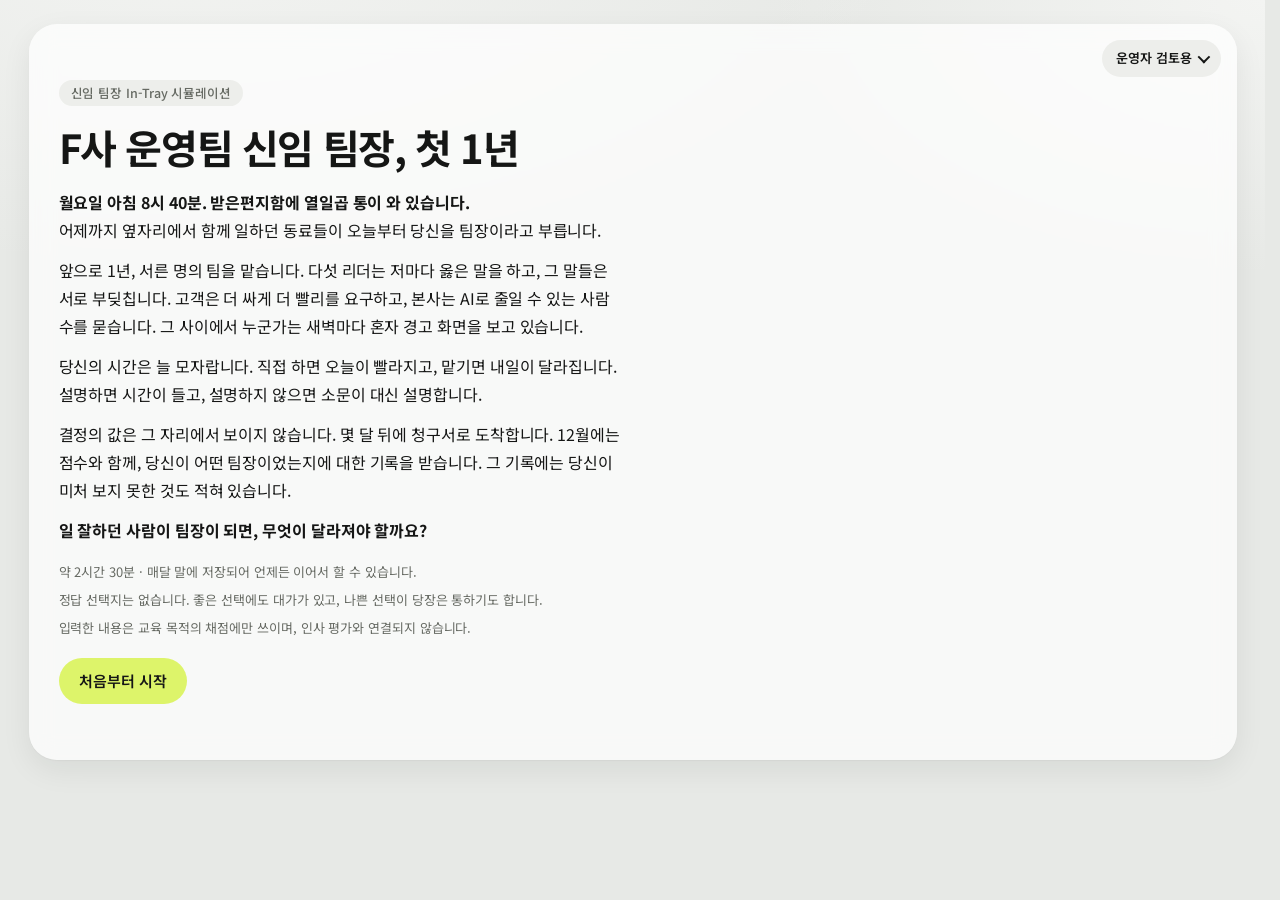
<file: index.html>
<!doctype html>
<html lang="ko">
<meta charset="utf-8">
<title>F사 운영팀 첫 해</title>
<meta name="viewport" content="width=device-width,initial-scale=1,viewport-fit=cover">
<meta name="claude:viewport-fit-sides" content="cover">
<link rel="preconnect" href="https://fonts.googleapis.com">
<link rel="preconnect" href="https://fonts.gstatic.com" crossorigin>
<link rel="stylesheet" href="https://fonts.googleapis.com/css2?family=Noto+Sans+KR:wght@400;500;600;700&display=swap">
<style>
/* 레이아웃: 사내 그룹웨어 셸. 회사 시스템은 산세리프로, 사람이 하는 말은 명조로 쓴다. */
/* 톤앤매너: 연한 회색 위의 반투명 흰 카드, 큰 반경, 그림자로 나눈 면, 라임 주 버튼, 민트 상태 알약, 사선 빗금 */
:root{
  --bg:#E7E9E6; --bg2:#F3F4F2; --panel:#FBFBFA; --glass:rgba(255,255,255,.72); --sunk:#F0F1EE; --ink:#151615; --muted:#666A63; --line:#E3E5E1;
  --accent:#DDF46A; --accent-press:#CDE84F; --accent-soft:#F2FAD2; --accent-ink:#55700C; --on-accent:#151615;
  --mint:#CFEFC4; --mint-ink:#2E6A28; --mint-bar:#9FD98C; --lav:#E3E4F1; --sage:#DFE9D9; --chip:#EDEEEB;
  --time:#9A5B06; --time-soft:#F7EBD2; --bad:#B4402F; --bad-soft:#F8E1DB; --good:#2E7D3A;
  --s1:#2a78d6; --s2:#eb6834; --s3:#1baf7a; --s4:#eda100;
  --skin:#EBC9A6; --face-line:#2A2622; --h1:#2E3A52; --h2:#6A4A32; --h3:#3B3B3B; --h4:#8A5A7A; --h5:#B4562F; --tile:#E4E6E2;
  --shadow:0 1px 2px rgba(20,22,20,.04),0 10px 30px rgba(20,22,20,.07);
  --r-lg:28px; --r-md:20px; --r-sm:14px;
  --hatch:repeating-linear-gradient(135deg,rgba(0,0,0,.07) 0 2px,transparent 2px 7px);
  --sans:"Noto Sans KR","Apple SD Gothic Neo","Malgun Gothic",system-ui,-apple-system,"Segoe UI",sans-serif;
  --voice:var(--sans);
  --mono:var(--sans);
}
@media (prefers-color-scheme:dark){:root:not([data-theme="light"]){
  --bg:#0F110F; --bg2:#161816; --panel:#1B1D1B; --glass:rgba(30,33,30,.78); --sunk:#202320; --ink:#EFF1EC; --muted:#9A9F98; --line:#2B2E2A;
  --accent:#D4EE5E; --accent-press:#C3DE47; --accent-soft:#2A3215; --accent-ink:#CDE75C; --on-accent:#131512;
  --mint:#23402A; --mint-ink:#A5E092; --mint-bar:#5FA650; --lav:#25263A; --sage:#232D21; --chip:#262926;
  --time:#E9B05E; --time-soft:#3A2D17; --bad:#F08A7A; --bad-soft:#40221D; --good:#7ED08F; --tile:#2A2D29;
  --shadow:0 1px 2px rgba(0,0,0,.3),0 10px 30px rgba(0,0,0,.35); --hatch:repeating-linear-gradient(135deg,rgba(255,255,255,.08) 0 2px,transparent 2px 7px);
  --s1:#3987e5; --s2:#d95926; --s3:#199e70; --s4:#c98500; color-scheme:dark}}
:root[data-theme="dark"]{
  --bg:#0F110F; --bg2:#161816; --panel:#1B1D1B; --glass:rgba(30,33,30,.78); --sunk:#202320; --ink:#EFF1EC; --muted:#9A9F98; --line:#2B2E2A;
  --accent:#D4EE5E; --accent-press:#C3DE47; --accent-soft:#2A3215; --accent-ink:#CDE75C; --on-accent:#131512;
  --mint:#23402A; --mint-ink:#A5E092; --mint-bar:#5FA650; --lav:#25263A; --sage:#232D21; --chip:#262926;
  --time:#E9B05E; --time-soft:#3A2D17; --bad:#F08A7A; --bad-soft:#40221D; --good:#7ED08F; --tile:#2A2D29;
  --shadow:0 1px 2px rgba(0,0,0,.3),0 10px 30px rgba(0,0,0,.35); --hatch:repeating-linear-gradient(135deg,rgba(255,255,255,.08) 0 2px,transparent 2px 7px);
  --s1:#3987e5; --s2:#d95926; --s3:#199e70; --s4:#c98500; color-scheme:dark}
html{scrollbar-gutter:stable}
*{box-sizing:border-box}
[hidden]{display:none!important}
body{background:var(--bg);color:var(--ink);font-family:var(--sans);font-size:15px;line-height:1.6;word-break:keep-all}
body::before{content:"";position:fixed;inset:0 0 auto;height:env(safe-area-inset-top,0px);z-index:10;background:var(--panel)}
button{font:inherit;color:inherit;cursor:pointer;background:none;border:0;padding:0}
button:focus-visible,textarea:focus-visible,select:focus-visible{outline:2px solid var(--accent);outline-offset:2px}
h1,h2,h3,p{margin:0}
.wrap{padding-left:max(16px,env(safe-area-inset-left,0px));padding-right:max(16px,env(safe-area-inset-right,0px));max-width:1240px;margin:0 auto}
.num{font-family:var(--mono);font-variant-numeric:tabular-nums}
.voice{font-family:var(--voice);font-size:17px;line-height:1.75}
.note{font-size:13px;color:var(--muted)}
.label{font-size:11.5px;letter-spacing:.06em;color:var(--muted);font-weight:600}

.bar{position:sticky;top:env(safe-area-inset-top,0px);z-index:9;background:var(--panel);border-bottom:1px solid var(--line)}
.bar .wrap{display:flex;flex-wrap:wrap;align-items:center;gap:8px 22px;padding-block:9px}
.who{min-width:0}.who b{display:block;font-size:14px}.who span{font-size:12.5px;color:var(--muted)}
.months{display:flex;gap:3px;flex:1 1 180px;max-width:300px}
.months i{flex:1;height:6px;background:var(--tile);border-radius:1px}
.months i.past{background:var(--accent)}.months i.now{background:var(--time)}
.res{display:flex;flex-wrap:wrap;gap:6px 18px;margin-left:auto;align-items:center}
.r{display:flex;align-items:baseline;gap:6px;font-size:13px;color:var(--muted)}
.r b{font-family:var(--mono);font-size:16px;color:var(--ink)}.r.over b{color:var(--bad)}
.clock{font-family:var(--mono);font-size:18px;color:var(--time);background:var(--time-soft);padding:2px 10px;border-radius:3px}
.clock.hot{color:var(--bad);background:var(--bad-soft)}
.tool{font-size:13px;color:var(--muted);text-decoration:underline;text-underline-offset:3px}
.tool:hover{color:var(--ink)}

.shell{display:grid;grid-template-columns:208px minmax(0,1fr);gap:14px;padding-block:14px 32px;align-items:start}
.people{background:var(--panel);border:1px solid var(--line);border-radius:4px;padding:12px;display:grid;gap:14px;position:sticky;top:68px}
.leaders{display:grid;gap:9px;margin-top:8px}
.ld{display:grid;grid-template-columns:40px minmax(0,1fr);gap:9px;align-items:center;position:relative}
.ld svg{width:40px;height:40px;display:block}
.ld b{font-size:13.5px;font-weight:600}.ld small{font-size:11.5px;color:var(--muted);margin-left:4px}
.tb{height:4px;background:var(--tile);margin-top:3px;border-radius:1px;overflow:hidden}
.tb i{display:block;height:100%;background:var(--accent);transition:width .35s}
.delta{position:absolute;right:0;top:0;font-family:var(--mono);font-size:12px;animation:rise 1.6s forwards}
.delta.up{color:var(--good)}.delta.down{color:var(--bad)}
@keyframes rise{from{transform:translateY(5px)}to{transform:translateY(-4px)}}
.cards{display:grid;grid-template-columns:1fr 1fr;gap:6px;margin-top:8px}
.card{background:var(--sunk);padding:6px 8px;border-radius:3px}
.card span{display:block;font-size:11.5px;color:var(--muted)}.card b{font-family:var(--mono);font-size:17px}
.card em{font-style:normal;font-size:11px;color:var(--muted);display:block}

.view{background:var(--panel);border:1px solid var(--line);border-radius:4px;min-width:0}
.mail{display:grid;grid-template-columns:minmax(0,330px) minmax(0,1fr);min-height:560px}
.list{border-right:1px solid var(--line);min-width:0;max-height:720px;overflow-y:auto}
.listhead{padding:10px 14px;border-bottom:1px solid var(--line);display:flex;justify-content:space-between;gap:8px;font-size:13px;color:var(--muted);position:sticky;top:0;background:var(--panel);z-index:1}
.item{display:block;width:100%;text-align:left;padding:9px 14px;border-bottom:1px solid var(--line)}
.item:hover{background:var(--sunk)}.item.on{background:var(--accent-soft)}
.item .top{display:flex;gap:8px;align-items:center;font-size:12.5px;color:var(--muted)}
.item .sub{display:block;font-size:14px;font-weight:600;margin-top:1px}
.item.read .sub{font-weight:400}.item.done{color:var(--muted)}
.item .what{display:block;font-size:12.5px;color:var(--muted);margin-top:2px}
.tag{font-family:var(--mono);font-size:10.5px;padding:0 5px;border:1px solid var(--line);border-radius:2px;color:var(--muted)}
.tag.ALERT{color:var(--bad);border-color:var(--bad)}.tag.DM{color:var(--accent);border-color:var(--accent)}
.reader{padding:18px 22px;min-width:0;display:flex;flex-direction:column;gap:16px}
.back{display:none;font-size:13.5px;color:var(--accent);text-align:left}
.rhead h2{font-size:18px;line-height:1.4;text-wrap:balance}.rhead p{font-size:13px;color:var(--muted);margin-top:2px}
.body{max-width:62ch}
.attach{font-family:var(--mono);font-size:12.5px;color:var(--muted);margin-top:6px}
.ask{border-top:1px solid var(--line);padding-top:14px;display:grid;gap:12px}
.btns{display:flex;flex-wrap:wrap;gap:8px}
.btn{padding:8px 16px;border:1px solid var(--line);border-radius:3px;background:var(--panel);color:var(--ink);font-weight:500}
.btn:hover{border-color:var(--ink)}
.btn.main{background:var(--accent);color:var(--on-accent);border-color:var(--accent)}
.btn[disabled]{opacity:.5;cursor:not-allowed}
.pick{display:flex;flex-wrap:wrap;gap:8px}
.pick button{display:flex;align-items:center;gap:6px;padding:3px 12px 3px 4px;border:1px solid var(--line);border-radius:30px;font-size:14px}
.pick button svg{width:30px;height:30px}
.pick button[aria-pressed="true"]{border-color:var(--accent);background:var(--accent-soft)}
.chk{display:flex;gap:8px;align-items:flex-start;font-size:14px}.chk input{margin-top:5px}
.chk small{display:block;color:var(--muted);font-size:12.5px}
.happen{background:var(--sunk);padding:10px 14px;border-radius:3px;font-size:15px}.happen .label{display:block;margin-bottom:2px}

.pane{padding:22px 26px;display:grid;gap:18px}
.eyebrow{font-size:12.5px;color:var(--muted)}
.pane h2{font-size:22px;line-height:1.4;text-wrap:balance}
.prose{display:grid;gap:12px;max-width:66ch;font-size:16px;line-height:1.8}
.say{display:grid;grid-template-columns:44px minmax(0,1fr);gap:10px;align-items:start}
.say svg{width:44px;height:44px}.say b{font-size:13px;color:var(--muted);font-weight:500;display:block}
.cond{display:grid;gap:4px;font-size:14px;color:var(--muted);border-left:2px solid var(--line);padding-left:12px}
.opts{display:grid;gap:8px}
.opt{display:grid;grid-template-columns:24px minmax(0,1fr) auto;gap:8px;text-align:left;padding:12px 14px;border:1px solid var(--line);border-radius:3px;width:100%;align-items:start}
.opt:hover:not([disabled]){border-color:var(--ink)}
.opt[aria-pressed="true"]{border-color:var(--accent);background:var(--accent-soft)}
.opt[disabled]{cursor:not-allowed;color:var(--muted);background:var(--sunk)}
.opt .k{font-family:var(--mono);color:var(--muted)}
.cost{font-family:var(--mono);font-size:13px;white-space:nowrap;color:var(--time)}
.why{grid-column:2/-1;font-size:13px;color:var(--bad)}
.link{color:var(--accent);text-decoration:underline;font-size:13px}
.foot{display:flex;flex-wrap:wrap;gap:8px;align-items:center;justify-content:space-between}
.ref{border:1px solid var(--line);border-radius:3px;padding:8px 12px;font-size:14px}
.ref summary{cursor:pointer;font-weight:500}
.table{display:grid;gap:6px}
.likert{display:grid;gap:6px;padding:10px 0;border-bottom:1px solid var(--line)}
.scale{display:flex;flex-wrap:wrap;gap:6px}
.scale button{min-width:44px;padding:4px 10px;border:1px solid var(--line);border-radius:3px;font-size:13px}
.scale button[aria-pressed="true"]{background:var(--accent);color:var(--on-accent);border-color:var(--accent)}
textarea,select{font:inherit;color:inherit;background:var(--panel);border:1px solid var(--line);border-radius:3px;padding:8px 10px;width:100%}
textarea{min-height:76px;resize:vertical}
.task{border:1px solid var(--line);border-radius:3px;padding:12px 14px;display:grid;gap:8px}
.grid2{display:grid;grid-template-columns:repeat(auto-fill,minmax(240px,1fr));gap:8px}
.person{display:grid;grid-template-columns:44px minmax(0,1fr);gap:10px;text-align:left;padding:10px 12px;border:1px solid var(--line);border-radius:3px;align-items:center}
.person svg{width:44px;height:44px}.person:hover:not([disabled]){border-color:var(--ink)}
.person[aria-pressed="true"]{border-color:var(--accent);background:var(--accent-soft)}
.person small{display:block;color:var(--muted);font-size:12.5px}
.person[disabled]{opacity:.55;cursor:not-allowed}
.toast{position:fixed;right:max(16px,env(safe-area-inset-right,0px));bottom:calc(16px + env(safe-area-inset-bottom,0px));z-index:20;background:var(--ink);color:var(--panel);padding:10px 16px;border-radius:3px;font-size:14px;max-width:calc(100vw - 32px)}
.modal{position:fixed;inset:0;background:rgba(10,16,22,.5);z-index:15;padding:calc(16px + env(safe-area-inset-top,0px)) max(16px,env(safe-area-inset-right,0px)) calc(16px + env(safe-area-inset-bottom,0px)) max(16px,env(safe-area-inset-left,0px));overflow-y:auto}
.sheet{background:var(--panel);border-radius:4px;max-width:620px;margin:0 auto;padding:20px 22px;display:grid;gap:14px}
.ledger{display:grid;gap:8px}
.ledger div{border-bottom:1px solid var(--line);padding-bottom:8px}
.ledger small{display:block;color:var(--muted);font-size:12.5px}
.title-card{padding:48px 26px;display:grid;gap:18px;max-width:640px}
.title-card h1{font-size:32px;line-height:1.3;text-wrap:balance}
.aibox{border:1px dashed var(--line);background:var(--sunk);border-radius:4px;padding:12px 14px;margin:10px 0;display:grid;gap:4px}.aibox p{margin:0}.rawtab{display:grid;gap:2px;font-size:13.5px}.rawrow{display:grid;grid-template-columns:repeat(auto-fit,minmax(90px,1fr));gap:8px;text-align:left;padding:6px 8px;border:1px solid var(--line);border-radius:3px;background:var(--panel);width:100%}.rawrow.head{background:transparent;border-color:transparent;color:var(--muted);font-size:12px}.rawrow[aria-pressed="true"]{border-color:var(--accent);background:var(--accent-soft)}
.viz{width:100%;max-width:640px}.viz text{font-family:var(--mono);font-size:11px;fill:var(--muted)}.viz .lbl{font-family:var(--sans);font-size:12px;fill:var(--ink);paint-order:stroke;stroke:var(--panel);stroke-width:4px;stroke-linejoin:round}.vtip{font-size:13px;min-height:20px;color:var(--ink)}
pre.dev{font-family:var(--mono);font-size:12px;white-space:pre-wrap;word-break:break-all;background:var(--sunk);padding:12px;border-radius:3px;max-height:320px;overflow:auto}

/* ===== 톤앤매너 덮어쓰기 ===== */
.item .tag{display:inline-block;min-height:0}
body{background:radial-gradient(1200px 600px at 15% -10%,var(--bg2),transparent 60%),radial-gradient(900px 500px at 100% 0%,var(--bg2),transparent 55%),var(--bg);background-attachment:fixed;letter-spacing:-.005em}
.num,.r b,.card b,.clock,.cost,.opt .k,.tag,.delta{font-family:var(--sans);font-variant-numeric:tabular-nums;letter-spacing:-.01em}
button:focus-visible,textarea:focus-visible,select:focus-visible{outline:2px solid var(--accent-ink)}
.label{letter-spacing:0;font-weight:500;font-size:12px}
.bar{background:var(--glass);backdrop-filter:blur(14px) saturate(1.2);-webkit-backdrop-filter:blur(14px) saturate(1.2);border-bottom:0;box-shadow:0 1px 0 var(--line)}
body::before{background:var(--glass)}
.who b{font-weight:700;letter-spacing:-.01em}
.months{gap:4px}.months i{height:8px;border-radius:999px;background:var(--tile);background-image:var(--hatch)}
.months i.past{background:var(--mint-bar)}.months i.now{background:var(--accent)}
.r b{font-weight:700;font-size:17px}
.clock{background:var(--mint);color:var(--mint-ink);border-radius:999px;padding:3px 12px;font-weight:600}
.clock.hot{background:var(--bad-soft);color:var(--bad)}
.shell{gap:16px;padding-block:16px 36px}
.people{background:var(--glass);backdrop-filter:blur(12px);-webkit-backdrop-filter:blur(12px);border:0;border-radius:var(--r-lg);box-shadow:var(--shadow);padding:16px;top:76px}
.ld b{font-weight:600}
.tb{height:6px;border-radius:999px;background:var(--tile);background-image:var(--hatch)}.tb i{background:var(--mint-bar);border-radius:999px}
.cards{gap:8px}.card{background:var(--panel);border-radius:var(--r-sm);padding:8px 10px;box-shadow:0 1px 0 var(--line)}
.card b{font-weight:700;font-size:20px}
.view{background:var(--glass);backdrop-filter:blur(12px);-webkit-backdrop-filter:blur(12px);border:0;border-radius:var(--r-lg);box-shadow:var(--shadow);overflow:hidden}
.list{border-right:0;background:rgba(0,0,0,.015);padding:6px}
.listhead{border-bottom:0;background:transparent;font-weight:500}
.item{border-bottom:0;border-radius:var(--r-sm);padding:10px 12px;margin-bottom:4px;background:var(--panel)}
.item:hover{background:var(--sunk)}.item.on{background:var(--accent-soft);box-shadow:inset 0 0 0 1.5px var(--accent-press)}
.item.done{opacity:.7}
.tag{border:0;border-radius:999px;padding:1px 8px;font-weight:600;font-size:10.5px;background:var(--chip);color:var(--muted)}
.tag.ALERT{background:var(--bad-soft);color:var(--bad)}.tag.DM{background:var(--mint);color:var(--mint-ink)}.tag.MAIL{background:var(--lav);color:var(--ink)}.tag.TICKET{background:var(--sage);color:var(--ink)}
.reader{padding:22px 26px}.rhead h2{font-size:21px;font-weight:700;letter-spacing:-.02em}
.back{color:var(--accent-ink);font-weight:600}
.ask{border-top:0;padding-top:4px}
.btn{border:0;border-radius:999px;padding:11px 20px;background:var(--chip);font-weight:600;transition:background .15s,transform .05s}
.btn:hover{border:0;background:var(--line)}.btn:active{transform:translateY(1px)}
.btn.main{background:var(--accent);color:var(--on-accent);border:0}.btn.main:hover{background:var(--accent-press)}
.btn[aria-pressed="true"]{background:var(--ink);color:var(--panel)}
.pick button{border:0;background:var(--chip);border-radius:999px;padding:4px 14px 4px 4px}
.pick button[aria-pressed="true"]{background:var(--accent);color:var(--on-accent)}
.happen{background:var(--sunk);border-radius:var(--r-md);padding:14px 16px}
.pane{padding:28px 30px;gap:20px}
.eyebrow{display:inline-block;justify-self:start;background:var(--chip);border-radius:999px;padding:3px 12px;font-weight:500}
.pane h2{font-size:26px;font-weight:700;letter-spacing:-.025em}
.cond{border-left:0;background:var(--sage);border-radius:var(--r-sm);padding:10px 14px;color:var(--ink);font-size:14px}
.cond span{display:block}
.opts{gap:10px}
.opt{border:0;background:var(--panel);border-radius:var(--r-md);padding:14px 16px;box-shadow:0 1px 0 var(--line),0 2px 10px rgba(20,22,20,.04);transition:box-shadow .15s,background .15s}
.opt:hover:not([disabled]){border:0;box-shadow:0 0 0 1.5px var(--ink)}
.opt[aria-pressed="true"]{background:var(--accent-soft);box-shadow:0 0 0 2px var(--accent-press)}
.opt[disabled]{background:var(--sunk);box-shadow:none;background-image:var(--hatch)}
.opt .k{display:inline-grid;place-items:center;width:24px;height:24px;border-radius:999px;background:var(--chip);color:var(--ink);font-weight:600;font-size:12px}
.opt[aria-pressed="true"] .k{background:var(--accent);color:var(--on-accent)}
.cost{background:var(--time-soft);color:var(--time);border-radius:999px;padding:1px 9px;font-weight:600;font-size:12.5px;align-self:start}
.cost:empty{display:none}
.link{color:var(--accent-ink);font-weight:600}
.ref{border:0;background:var(--sunk);border-radius:var(--r-sm);padding:10px 14px}
.likert{border-bottom:0;background:var(--panel);border-radius:var(--r-md);padding:14px 16px;margin-bottom:8px;box-shadow:0 1px 0 var(--line)}
.scale button{border:0;background:var(--chip);border-radius:999px;padding:6px 14px}
.scale button[aria-pressed="true"]{background:var(--accent);color:var(--on-accent)}
textarea,select{border:0;background:var(--panel);border-radius:var(--r-sm);box-shadow:inset 0 0 0 1px var(--line);padding:10px 12px}
textarea:focus,select:focus{box-shadow:inset 0 0 0 1.5px var(--accent-ink);outline:0}
.task{border:0;background:var(--panel);border-radius:var(--r-md);padding:14px 16px;box-shadow:0 1px 0 var(--line)}
.person{border:0;background:var(--panel);border-radius:var(--r-md);box-shadow:0 1px 0 var(--line)}
.person:hover:not([disabled]){box-shadow:0 0 0 1.5px var(--ink)}
.person[aria-pressed="true"]{background:var(--accent-soft);box-shadow:0 0 0 2px var(--accent-press)}
.toast{background:var(--ink);color:var(--panel);border-radius:999px;padding:10px 18px}
.sheet{border-radius:var(--r-lg);box-shadow:var(--shadow)}
.ledger div{border-bottom:0;background:var(--panel);border-radius:var(--r-sm);padding:10px 12px}
.title-card{padding:56px 30px}.title-card h1{font-size:40px;font-weight:700;letter-spacing:-.035em;line-height:1.15}
.aibox{border:0;background:var(--lav);border-radius:var(--r-md);padding:16px}
.rawrow{border:0;border-radius:12px;background:var(--panel)}.rawrow[aria-pressed="true"]{background:var(--accent-soft);box-shadow:0 0 0 1.5px var(--accent-press)}
.say svg,.person svg,.ld svg,.pick button svg{border-radius:999px;background:var(--panel)}
pre.dev{border-radius:var(--r-sm)}

/* ===== 글꼴 통일: 한 산세리프 계열, 위계는 크기·굵기·색으로 ===== */
body{font-family:var(--sans);font-feature-settings:"tnum" 1;-webkit-font-smoothing:antialiased}
.voice{font-family:var(--sans);font-size:16.5px;line-height:1.7;font-weight:400;color:var(--ink)}
.say span,.say .voice{font-family:var(--sans)}
.prose{font-size:16px;line-height:1.75}
.num,.r b,.card b,.clock,.cost,.opt .k,.tag,.delta,.attach,.viz text,.months,textarea,select,input{font-family:var(--sans);font-variant-numeric:tabular-nums}
.attach{font-size:13px}
.viz text{font-size:11px;font-weight:500}
pre.dev{font-family:ui-monospace,SFMono-Regular,Consolas,monospace}
h1,h2,h3,.rhead h2,.pane h2,.title-card h1{font-family:var(--sans)}

.rvbar{position:fixed;left:50%;transform:translateX(-50%);bottom:calc(12px + env(safe-area-inset-bottom,0px));z-index:30;width:min(860px,calc(100vw - 24px));display:grid;grid-template-columns:minmax(0,1fr) auto auto;align-items:center;gap:10px;padding:8px 10px 8px 16px;border-radius:24px;background:var(--ink);color:var(--panel);box-shadow:var(--shadow);font-size:13px}
.rvbar .rvlab{display:flex;gap:8px;align-items:baseline;min-width:0;overflow:hidden;white-space:nowrap}
.rvbar .rvid{flex:none;font-weight:700;font-variant-numeric:tabular-nums;opacity:.65}
.rvbar .rvt{flex:1;min-width:0;overflow:hidden;text-overflow:ellipsis;font-weight:600}
.rvdeck{display:grid;grid-template-columns:repeat(4,64px);background:rgba(255,255,255,.1);border-radius:16px;padding:3px;gap:2px}
.rvdeck button{display:grid;justify-items:center;gap:0;padding:5px 0 4px;border:0;border-radius:12px;background:transparent;color:inherit;font:inherit;line-height:1.1}
.rvdeck button b{font-size:15px;font-weight:600}.rvdeck button small{font-size:10.5px;opacity:.75;white-space:nowrap}
.rvdeck button:hover:not([disabled]){background:rgba(255,255,255,.16)}.rvdeck button:active:not([disabled]){background:var(--accent);color:var(--on-accent)}
.rvdeck button[disabled]{opacity:.3;cursor:not-allowed}
.rvtools{display:grid;grid-template-columns:84px 76px 64px;gap:6px}
.rvtools button,.rvtools select{border:0;border-radius:999px;padding:8px 6px;background:rgba(255,255,255,.14);color:inherit;font:inherit;width:100%;min-width:0;white-space:nowrap;text-align:center;box-shadow:none}
.rvtools select{text-align-last:center;cursor:pointer}.rvtools select option{color:#151615}
.rvtools button:hover,.rvtools select:hover{background:rgba(255,255,255,.24)}
body:has(.rvbar) .shell{padding-bottom:120px}

.view{position:relative}
.opmenu{position:absolute;top:16px;right:16px;z-index:5}
.opmenu summary{list-style:none;cursor:pointer;display:inline-flex;align-items:center;gap:6px;padding:8px 14px;border-radius:999px;background:var(--chip);font-size:13px;font-weight:600;color:var(--ink);user-select:none}
.opmenu summary::-webkit-details-marker{display:none}
.opmenu summary::after{content:"";width:7px;height:7px;border-right:2px solid currentColor;border-bottom:2px solid currentColor;transform:rotate(45deg) translateY(-2px);transition:transform .15s}
.opmenu[open] summary{background:var(--ink);color:var(--panel)}
.opmenu[open] summary::after{transform:rotate(-135deg) translateY(-2px)}
.opmenu summary:hover{background:var(--line)}.opmenu[open] summary:hover{background:var(--ink)}
.oppop{position:absolute;right:0;top:calc(100% + 8px);width:min(280px,calc(100vw - 48px));background:var(--panel);border-radius:var(--r-md);box-shadow:var(--shadow),0 0 0 1px var(--line);padding:12px;display:grid;gap:6px}
.oppop .note{padding:2px 4px 6px}
.opitem{text-align:left;padding:10px 12px;border-radius:var(--r-sm);background:var(--sunk);font-weight:600;font-size:14px}
.opitem:hover{background:var(--accent-soft)}

.people{max-height:calc(100vh - 92px);overflow-y:auto;scrollbar-width:thin}
.notesbox{display:grid;gap:6px}
.notes{display:grid;gap:6px}
.noteitem{display:grid;grid-template-columns:24px minmax(0,1fr);gap:8px;align-items:center;text-align:left;padding:8px 10px;border-radius:var(--r-sm);background:var(--panel);box-shadow:0 1px 0 var(--line);font-size:13px;line-height:1.35}
.noteitem .nn{display:grid;place-items:center;width:24px;height:24px;border-radius:999px;background:var(--mint);color:var(--mint-ink);font-weight:700;font-size:12px}
.noteitem .nt{min-width:0;overflow:hidden;text-overflow:ellipsis;display:-webkit-box;-webkit-line-clamp:2;-webkit-box-orient:vertical}
.noteitem:hover:not([disabled]){background:var(--accent-soft)}
.noteitem[disabled]{cursor:not-allowed;color:var(--muted);background:var(--sunk);background-image:var(--hatch);box-shadow:none}
.noteitem[disabled] .nn{background:var(--chip);color:var(--muted)}

.rcap{gap:4px;cursor:help}.rcap .cap{display:inline-flex;align-items:baseline;gap:3px;padding:1px 8px;border-radius:999px;background:var(--chip);font-size:11.5px;color:var(--muted)}.rcap .cap b{font-size:13px;color:var(--ink)}

@media (max-width:860px){
  .people{max-height:none;overflow:visible}
  .notesbox .label{display:none}.notes{display:flex;overflow-x:auto;gap:6px;padding-bottom:2px}.noteitem{flex:none;max-width:200px;padding:6px 10px}
  .opmenu{top:12px;right:12px}.title-card{padding-top:64px}
  body:has(.rvbar) .shell{padding-bottom:170px}
  .rvbar{grid-template-columns:minmax(0,1fr) auto;border-radius:20px;padding:8px;gap:6px 8px;font-size:12px}.rvbar .rvlab{grid-column:1;padding-left:6px}.rvdeck{grid-column:1/-1;grid-row:2;grid-template-columns:repeat(4,minmax(0,1fr))}.rvtools{grid-column:2;grid-row:1;grid-template-columns:72px 64px 52px;gap:4px}.rvtools button,.rvtools select{padding:6px 4px}
  .shell{grid-template-columns:minmax(0,1fr)}
  .people{grid-template-columns:minmax(0,1fr);padding:8px 10px;gap:6px;position:static}
  .people .label{display:none}
  .leaders{display:flex;overflow-x:auto;gap:10px;padding-bottom:2px;margin-top:0}
  .ld{grid-template-columns:34px;justify-items:center;width:52px;flex:none;text-align:center;gap:2px;line-height:1.3}
  .ld svg{width:34px;height:34px}.ld b{font-size:12px}.ld small{display:none}
  .tb{width:40px}.delta{right:2px}
  .cards{grid-template-columns:repeat(4,minmax(0,1fr));gap:4px;margin-top:0}
  .card{display:flex;justify-content:space-between;align-items:baseline;gap:4px;padding:2px 6px;flex-wrap:wrap}
  .card span{font-size:11px}.card b{font-size:14px}.card em{display:block;width:100%;font-size:10px;font-style:normal;color:var(--muted)}
  .mail{grid-template-columns:minmax(0,1fr);min-height:0}
  .list{border-right:0;max-height:none}
  .mail.open .list{display:none}
  .mail:not(.open) .reader{display:none}
  .back{display:inline-block}
  .reader,.pane{padding:18px 16px}
  .people{border-radius:var(--r-md);padding:10px 12px}
  .view{border-radius:var(--r-md)}
  .pane h2{font-size:22px}
  .title-card h1{font-size:32px}
  .title-card{padding:28px 16px}
  .opt{grid-template-columns:22px minmax(0,1fr)}.opt .cost{grid-column:2}
  .res{margin-left:0}
}
@media (prefers-reduced-motion:reduce){*{animation:none!important;transition:none!important}}
</style>

<div class="bar" id="bar"><div class="wrap">
  <div class="who"><b>F사 운영팀 · 팀장</b><span id="when"></span></div>
  <div class="months" id="months" aria-hidden="true"></div>
  <div class="res" id="res"></div>
</div></div>
<div class="wrap"><div class="shell" id="shell">
  <aside class="people" id="people" hidden></aside>
  <main class="view" id="view" aria-live="polite"></main>
</div></div>
<div class="modal" id="modal" hidden></div>
<div class="toast" id="toast" hidden></div>
<script src="engine.js"></script>
<script src="c00.js"></script>
<script src="c01.js"></script>
<script src="c02.js"></script>
<script src="c03.js"></script>
<script src="scenes2.js"></script>
<script src="finale.js"></script>
<script src="specials.js"></script>
<script src="c_months.js"></script>
<script src="replies.js"></script>
<script src="fixtext.js"></script>
<script src="done.js"></script>
<script src="patch.js"></script>
<script src="ai.js"></script>
<script src="notes.js"></script>
<script>boot();</script>
</file>
